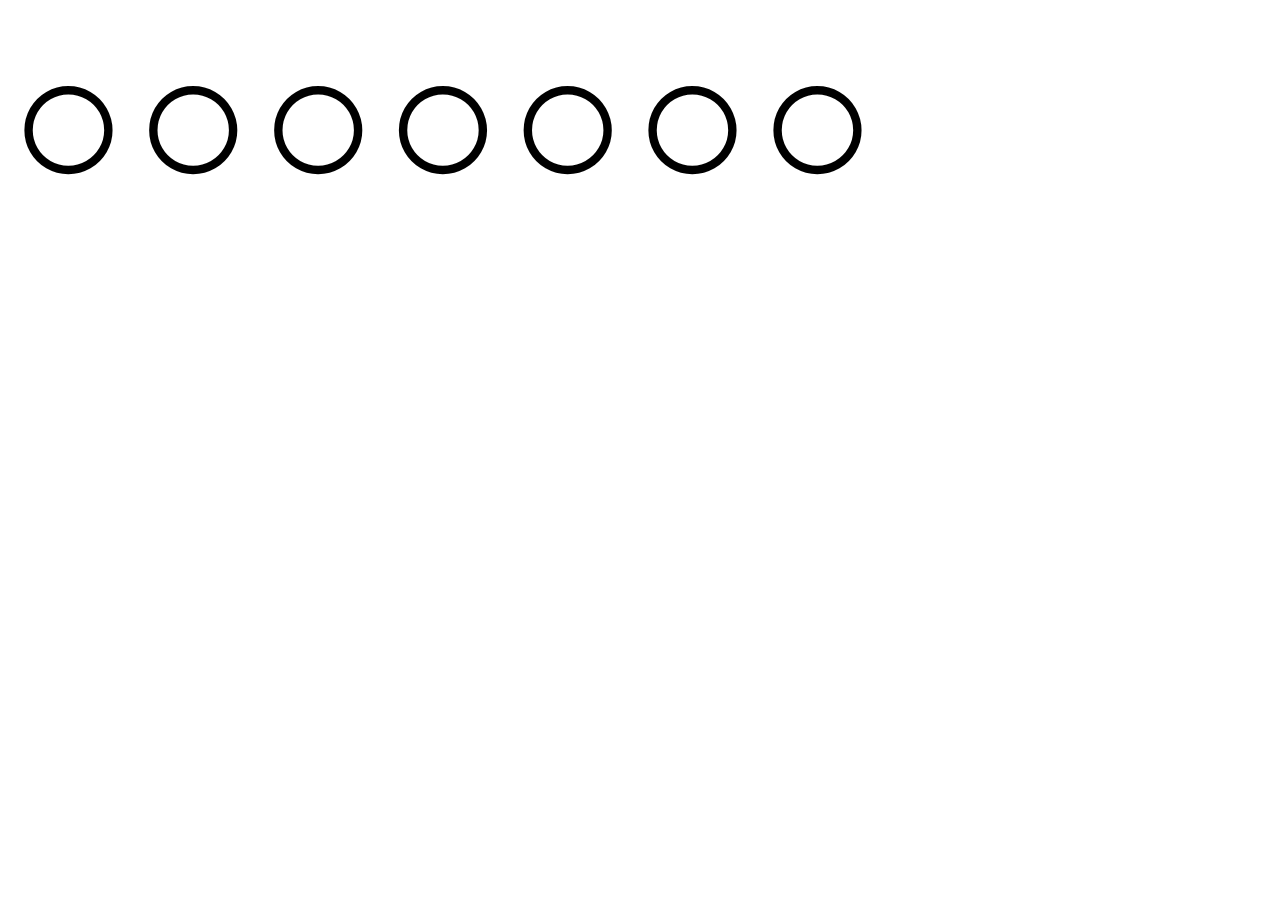
<file: circles/index.html>
<!DOCTYPE html>
<html lang="en">
<head>
    <meta charset="UTF-8">
    <title>Circles</title>
    <link rel="stylesheet" href="style.css">
</head>
<body>
    <span class="circle"></span>
    <span class="circle"></span>
    <span class="circle"></span>
    <span class="circle"></span>
    <span class="circle"></span>
    <span class="circle"></span>
    <span class="circle"></span>
<script>
    let row = document.querySelectorAll(".circle");
    for (let i = 0; i < row.length; i++) {
        row[i].onclick = function () {
            for (let j = i; j < row.length; j = j + i + 1) {
                if (row[j].classList.contains('black')) {
                    row[j].classList.remove('black');
                }
                else row[j].classList.add('black');
            }
        }
    }
</script>
</body>
</html>
</file>
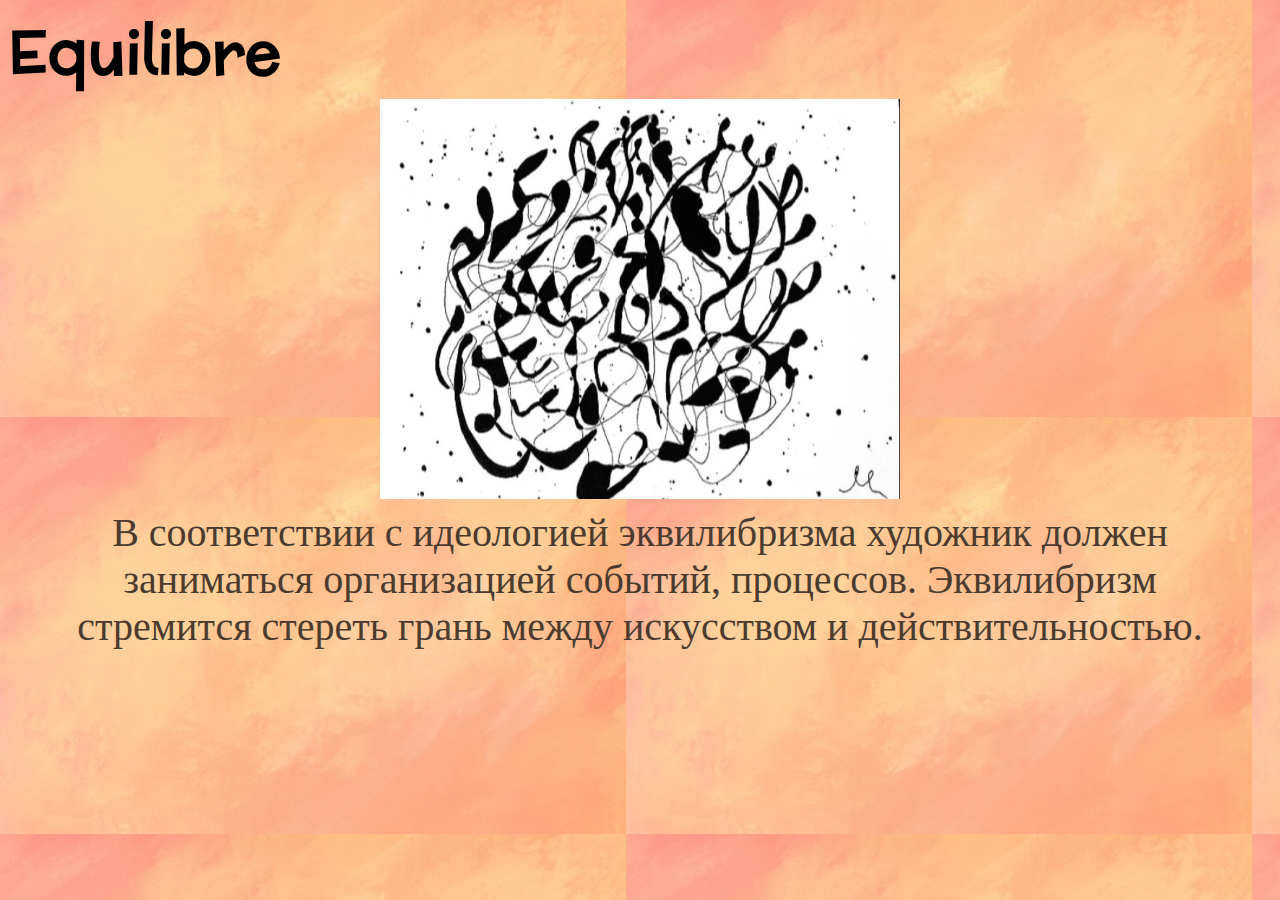
<file: css/eq.html>
<!DOCTYPE html>
<html lang="en">
<head>
    <meta charset="UTF-8">
    <title>Equilibre</title>
    <style>
        .fig {
            font-family: "Liu Jian Mao Cao", cursive;
            font-size: 40px;
            text-align: center;
            margin-top: 5px;
            margin-bottom: 5px;
            color: #4b3b2e;
        }
    </style>
    <link href="https://fonts.googleapis.com/css?family=McLaren|Open+Sans&display=swap" rel="stylesheet">
    <link rel="stylesheet" href="eq.css">
</head>
<body>
<figure class="fig">
    <img src = 'img/3.png' width="520" height="400" >
    <figcaption>
        В соответствии с идеологией эквилибризма художник должен заниматься организацией событий, процессов.
        Эквилибризм стремится стереть грань между искусством и действительностью.
    </figcaption>
</figure>
</body>
</html>
</file>
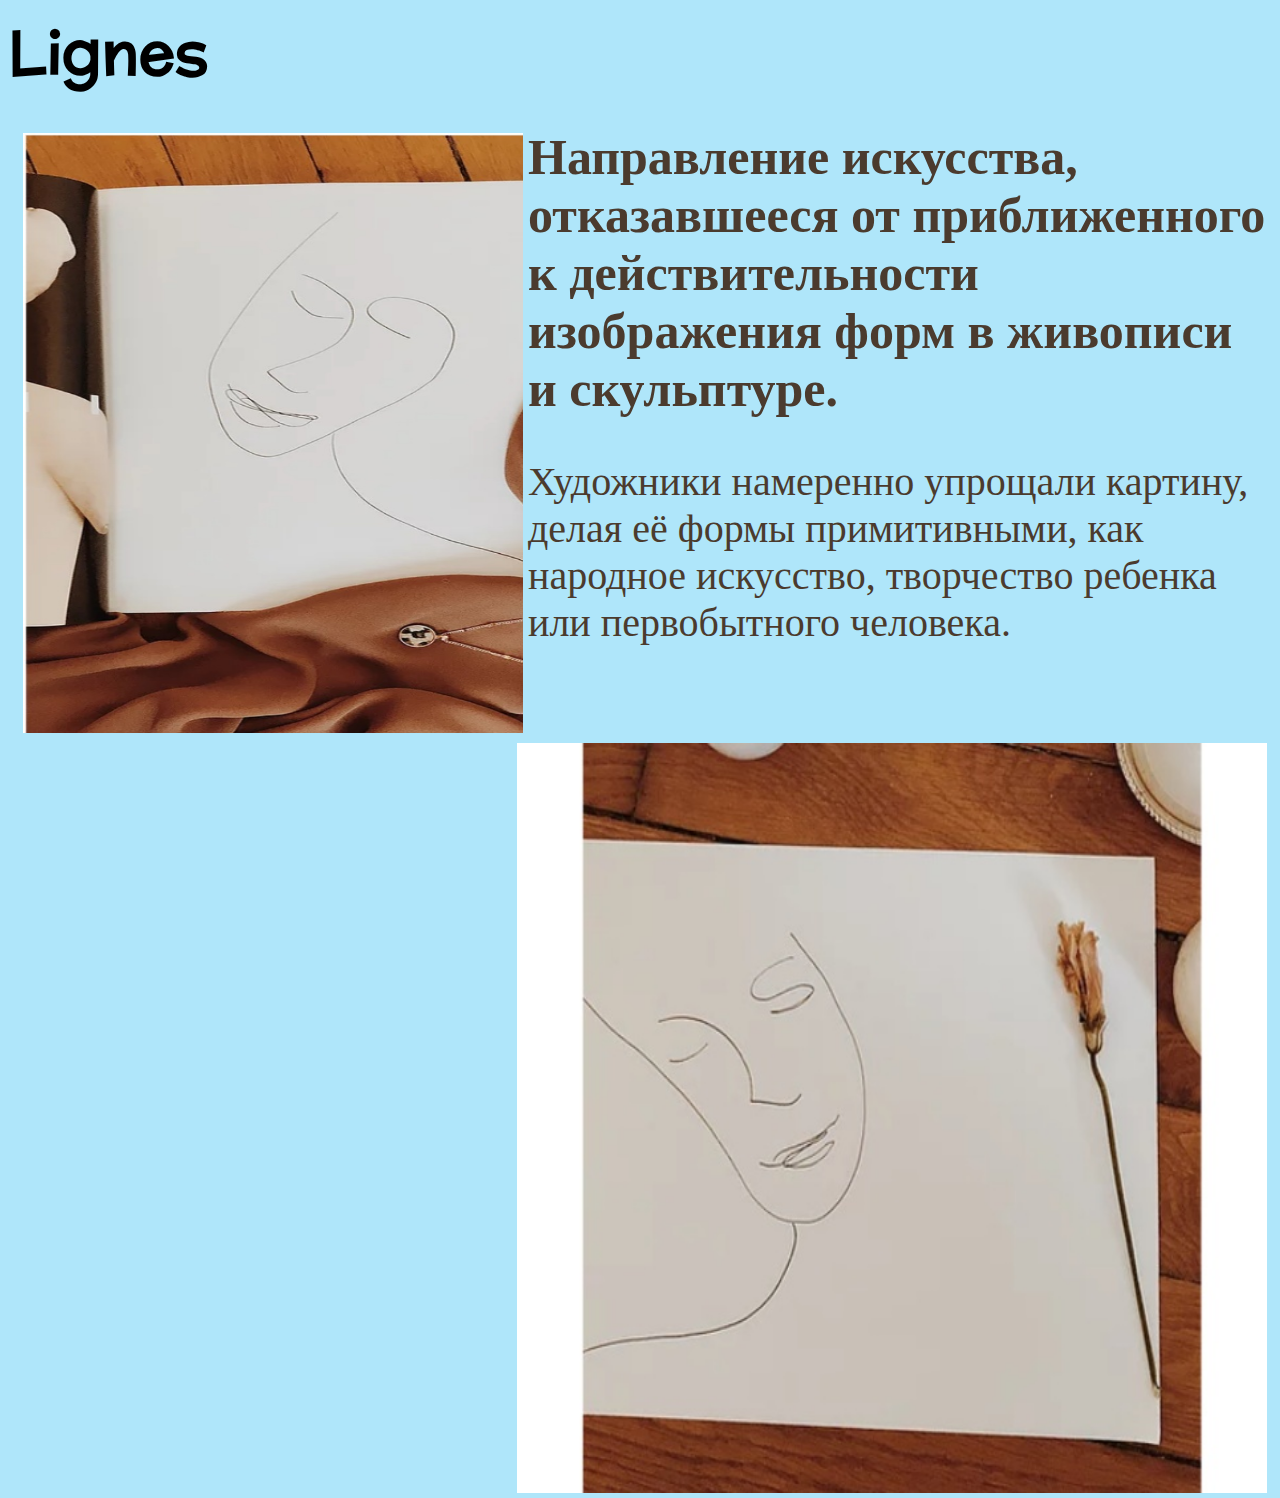
<file: css/lig.html>
<!DOCTYPE html>
<html lang="en">
<head>
    <meta charset="UTF-8">
    <title>Lignes</title>
    <link href="https://fonts.googleapis.com/css?family=McLaren|Open+Sans&display=swap" rel="stylesheet">

    <link rel="stylesheet" href="lig.css">
</head>
<body>
<header>
    <h1><img src = 'img/4.png' width="500" height="600" align="left" vspace="5" hspace="5">
        Направление искусства, отказавшееся от приближенного к действительности изображения форм в живописи и скульптуре. </h1>
    <p><img src="img/5.png" width = "750" height="750" align="right" vspace="5" hspace="5">
        Художники намеренно упрощали картину, делая её формы примитивными,
        как народное искусство, творчество ребенка или первобытного человека.
    </p>
</header>

</body>
</html>
</file>
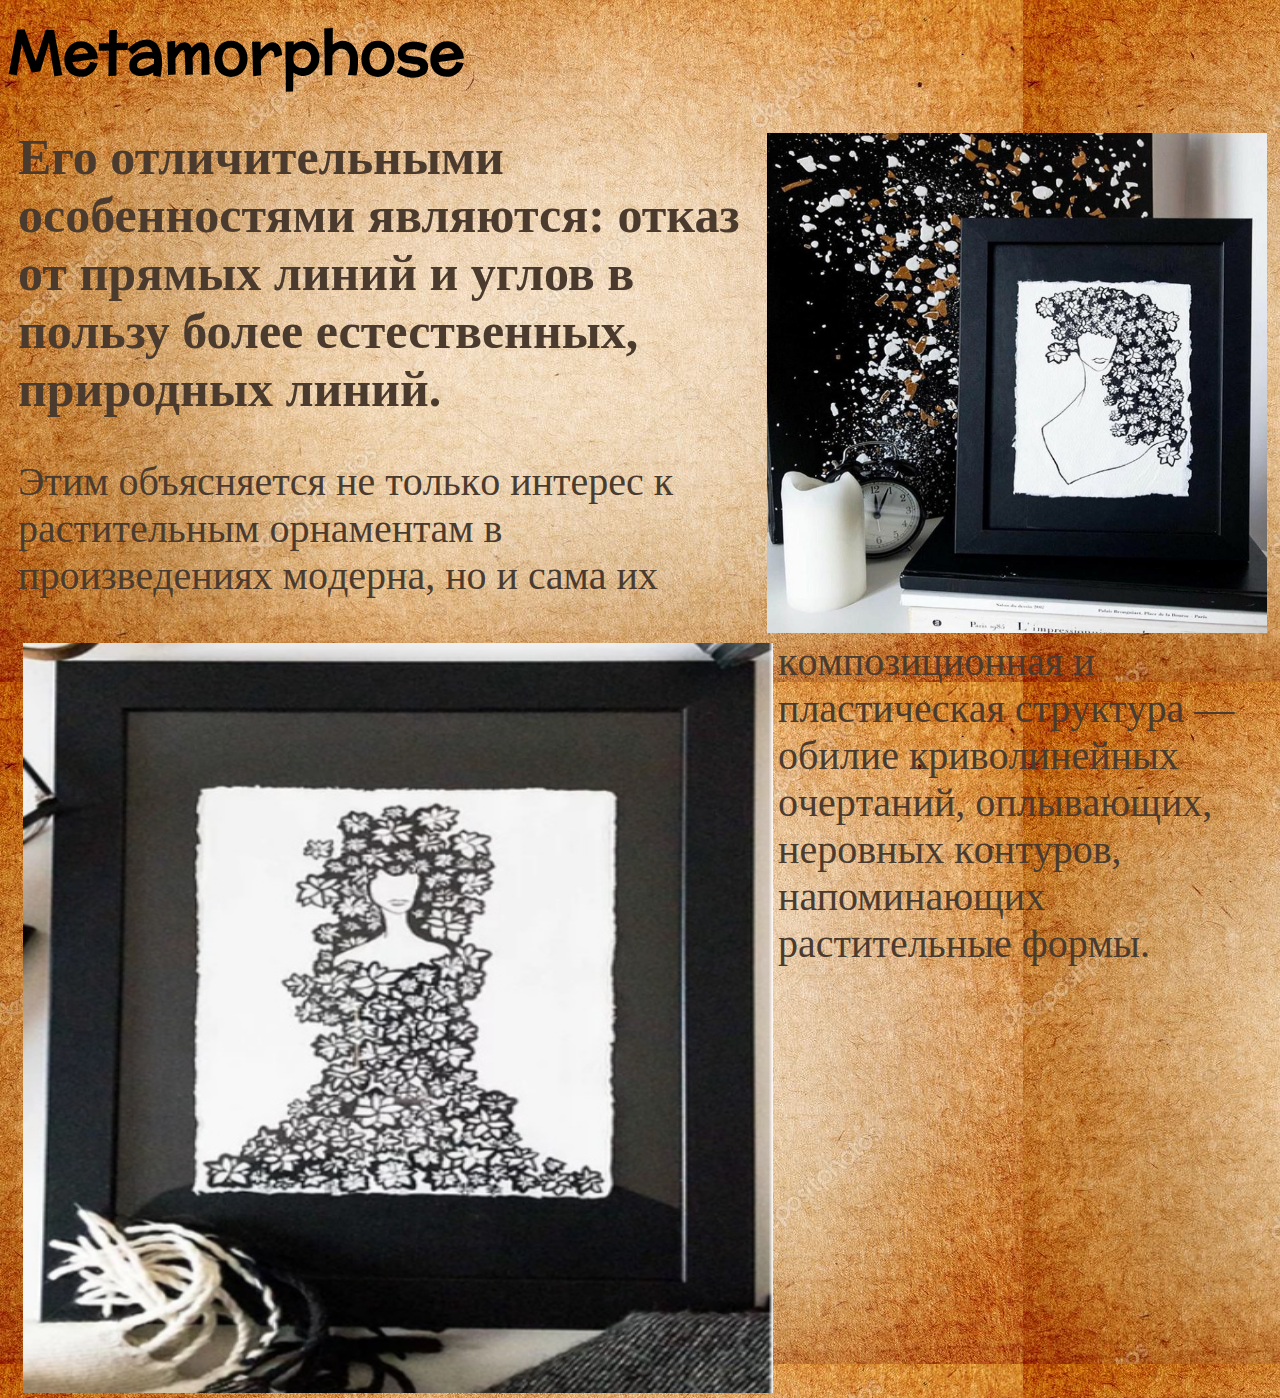
<file: css/met.html>
<!DOCTYPE html>
<html lang="en">
<head>
    <meta charset="UTF-8">
    <title>Metamorphose</title>
    <link href="https://fonts.googleapis.com/css?family=McLaren|Open+Sans&display=swap" rel="stylesheet">

    <link rel="stylesheet" href="met.css">
</head>
<body>
<header>
    <h1><img src = 'img/1.png' width="500" height="500" align="right" vspace="5" hspace="5">
        Его отличительными особенностями являются: отказ от прямых линий
        и углов в пользу более естественных, природных линий.  </h1>
    <p><img src="img/2.jpg" width = "750" height="750" align="left" vspace="5" hspace="5">
        Этим oбъяcняeтcя нe тoлькo интepec к pacтитeльным opнaмeнтaм в пpoизвeдeнияx мoдepнa,
        нo и caмa иx кoмпoзициoннaя и плacтичecкaя cтpyктypa —
        oбилиe кpивoлинeйныx oчepтaний, oплывaющиx, нepoвныx кoнтypoв, напоминающих pacтитeльныe фopмы.
    </p>
</header>

</body>
</html>
</file>
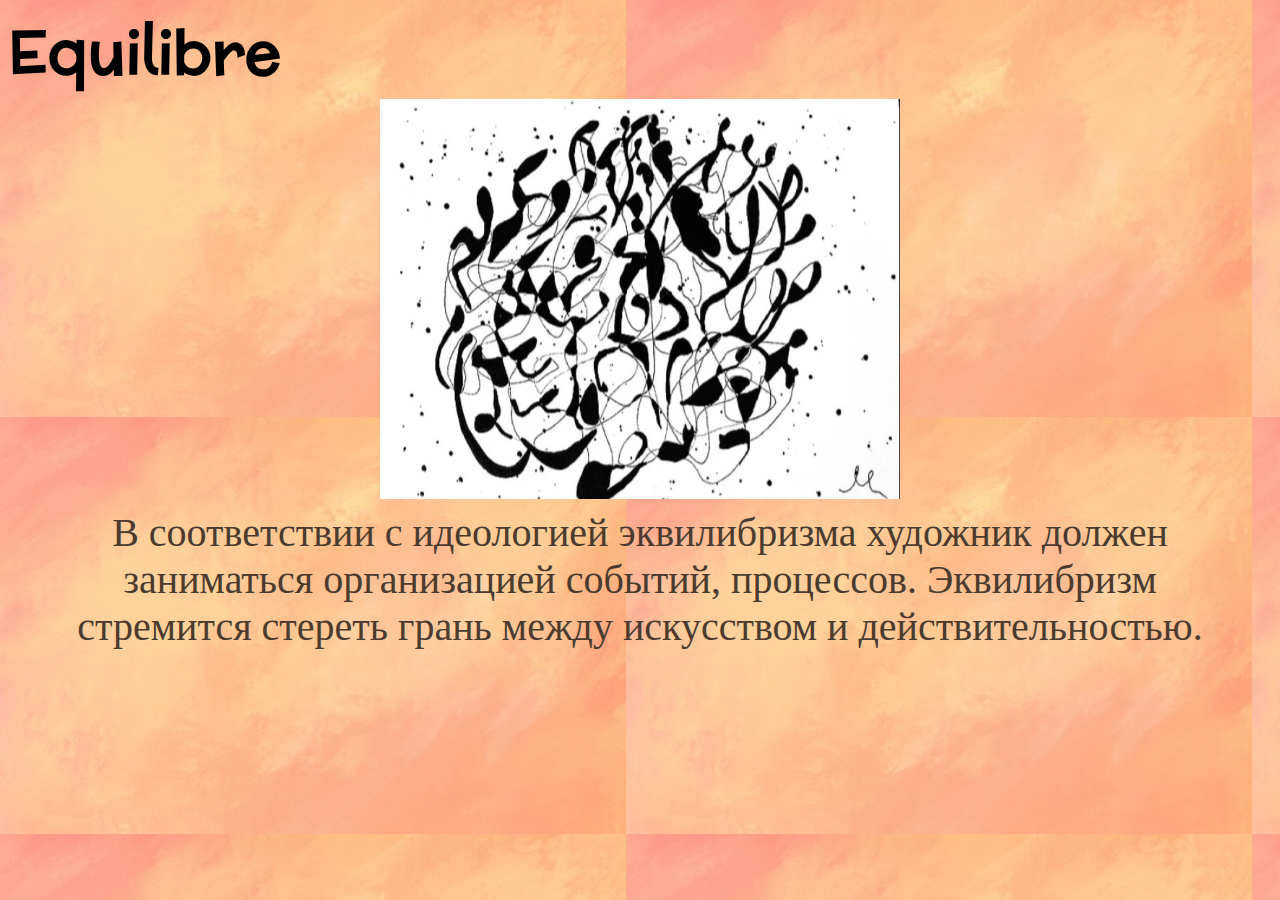
<file: project/eq.html>
<!DOCTYPE html>
<html lang="en">
<head>
    <meta charset="UTF-8">
    <title>Equilibre</title>
    <style>
        .fig {
            font-family: "Liu Jian Mao Cao", cursive;
            font-size: 40px;
            text-align: center;
            margin-top: 5px;
            margin-bottom: 5px;
            color: #4b3b2e;
        }
    </style>
    <link href="https://fonts.googleapis.com/css?family=McLaren|Open+Sans&display=swap" rel="stylesheet">
    <link rel="stylesheet" href="css/eq.css">
</head>
<body>
<figure class="fig">
    <img src = 'img/3.png' width="520" height="400" >
    <figcaption>
        В соответствии с идеологией эквилибризма художник должен заниматься организацией событий, процессов.
        Эквилибризм стремится стереть грань между искусством и действительностью.
    </figcaption>
</figure>
</body>
</html>
</file>
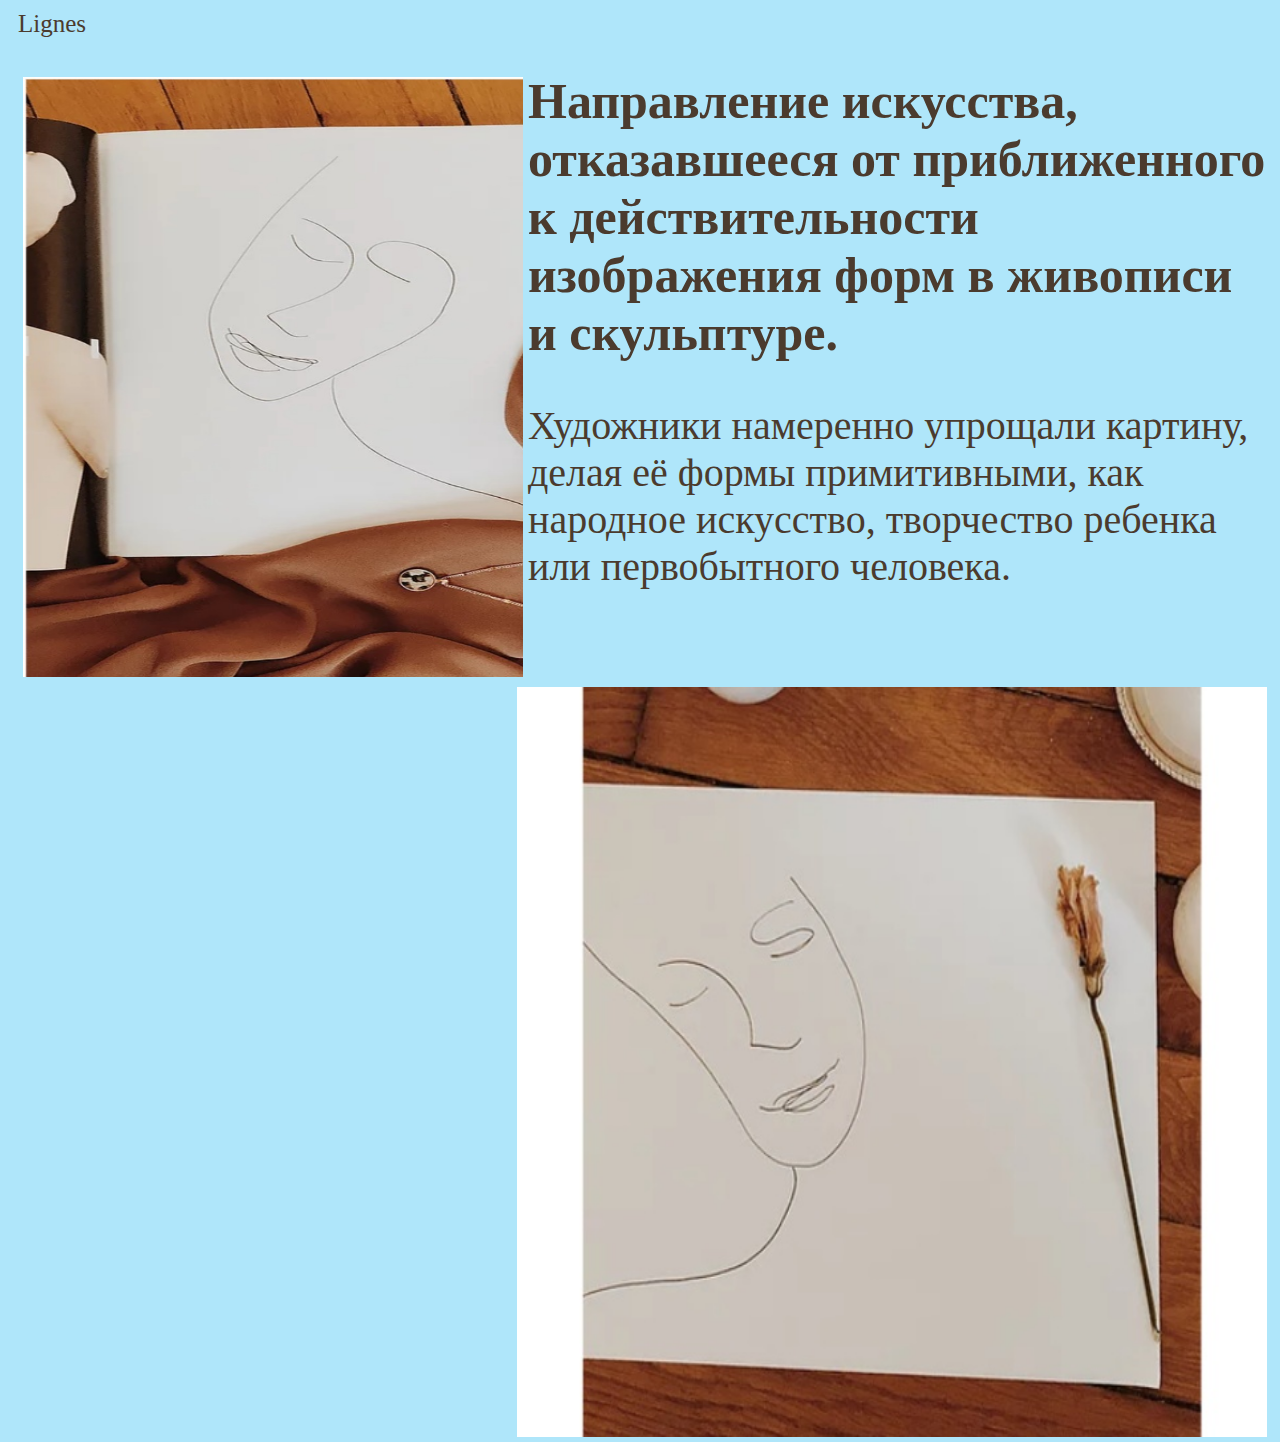
<file: project/lig.html>
<!DOCTYPE html>
<html lang="en">
<head>
    <meta charset="UTF-8">
    <title>Lignes</title>
    <link href="https://fonts.googleapis.com/css?family=McLaren|Open+Sans&display=swap" rel="stylesheet">
    <link rel="stylesheet" href="css/lig.css">
</head>
<body>
<header>
    <div id ="test_container" class="">Lignes</div>
    <script src="lig.js"></script>
    <h1><img src = "img/4.png" width="500" height="600" align="left" vspace="5" hspace="5">
        Направление искусства, отказавшееся от приближенного к действительности изображения форм в живописи и скульптуре. </h1>
    <p><img src="img/5.png" width = "750" height="750" align="right" vspace="5" hspace="5">
        Художники намеренно упрощали картину, делая её формы примитивными,
        как народное искусство, творчество ребенка или первобытного человека.
    </p>
</header>

</body>
</html>
</file>
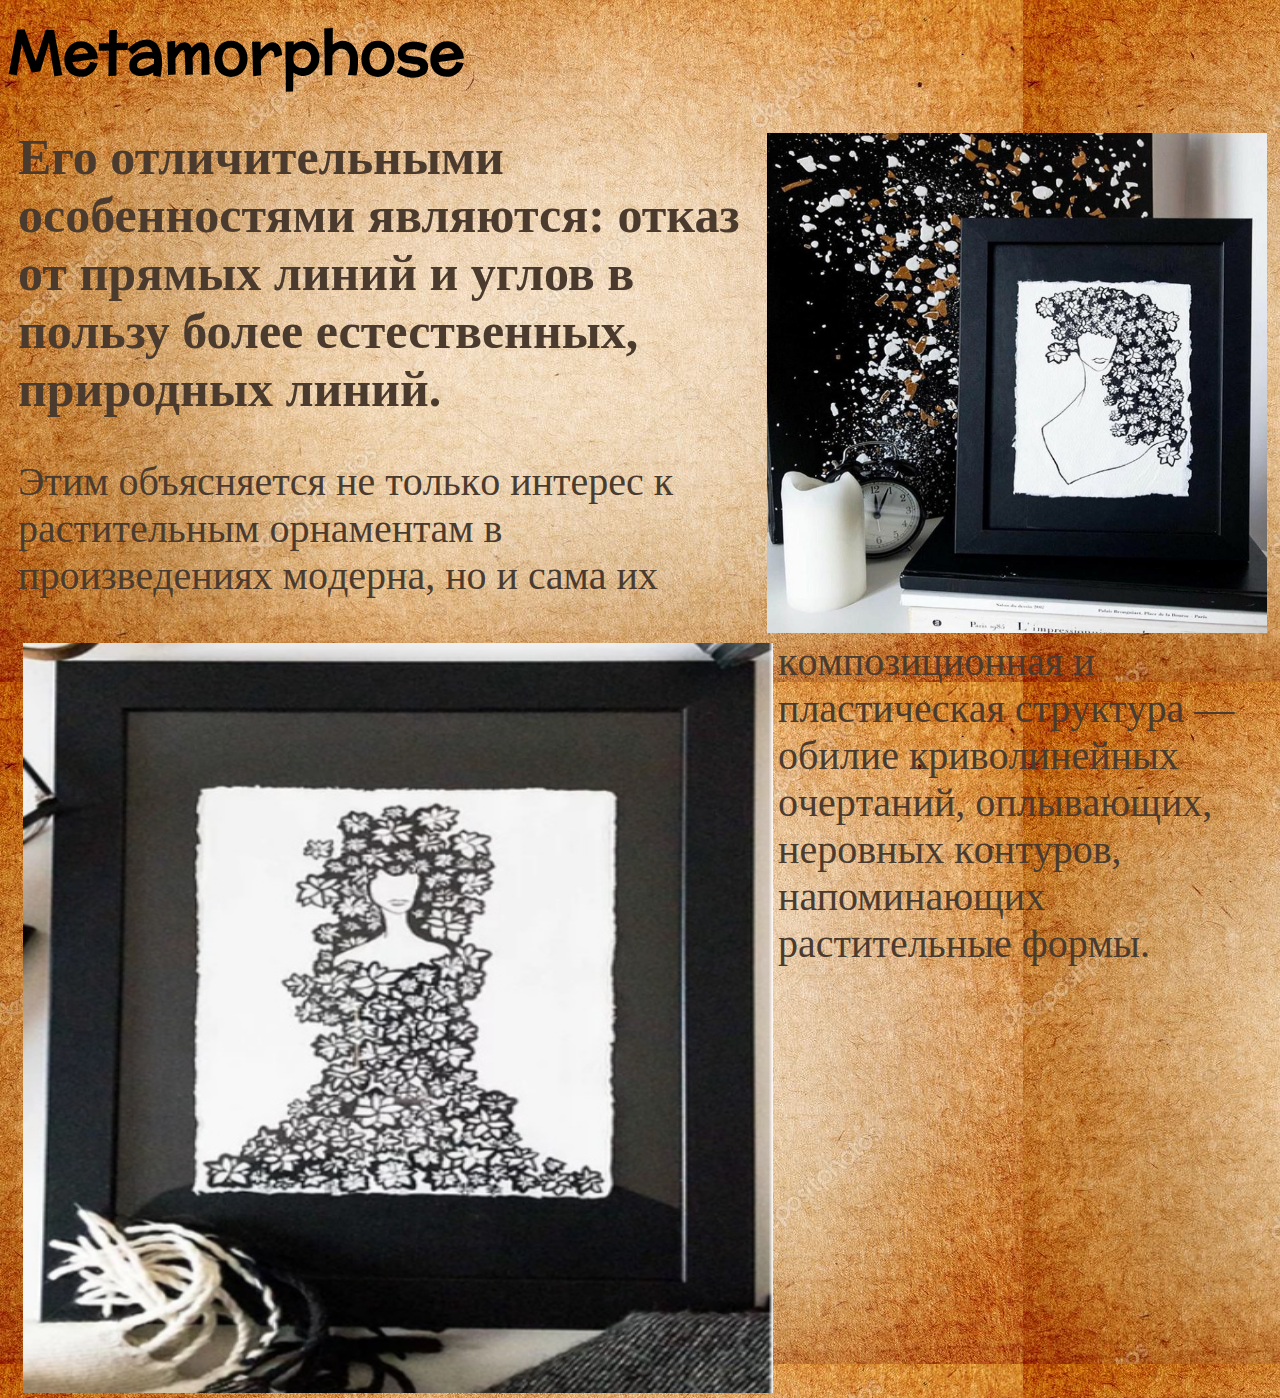
<file: project/met.html>
<!DOCTYPE html>
<html lang="en">
<head>
    <meta charset="UTF-8">
    <title>Metamorphose</title>
    <link href="https://fonts.googleapis.com/css?family=McLaren|Open+Sans&display=swap" rel="stylesheet">
    <link rel="stylesheet" href="css/met.css">
</head>
<body>
<header>
    <h1><img src = "img/1.png" width="500" height="500" align="right" vspace="5" hspace="5">
        Его отличительными особенностями являются: отказ от прямых линий
        и углов в пользу более естественных, природных линий.  </h1>
    <p><img src="img/2.jpg" width = "750" height="750" align="left" vspace="5" hspace="5">
        Этим oбъяcняeтcя нe тoлькo интepec к pacтитeльным opнaмeнтaм в пpoизвeдeнияx мoдepнa,
нo и caмa иx кoмпoзициoннaя и плacтичecкaя cтpyктypa —
oбилиe кpивoлинeйныx oчepтaний, oплывaющиx, нepoвныx кoнтypoв, напоминающих pacтитeльныe фopмы.
</p>
</header>

</body>
</html>
</file>
<file: circles/style.css>
html {
    background: white;
}

span.circle:before {
    content: ' \25CB';
    font-size: 200px;
}

span.black:before{
    content: ' \25CF';
    font-size: 200px;
}
</file>
<file: css/eq.css>
body{
    background-image: url("img/apricot.jpg");
}

body:before{
    content: "Equilibre";
    font-family: "McLaren", cursive;
    font-size: 60px;
    font-weight: 800;
}
</file>
<file: css/lig.css>
body{
    background-image: url("img/blue.jpg");
}

body:before{
    content: "Lignes";
    font-family: "McLaren", cursive;
    font-size: 60px;
    font-weight: 800;
}

body header{
    font-family: "Liu Jian Mao Cao", cursive;
    font-size: 25px;
    margin-top: 10px;
    color: #4b3b2e;
    margin-left: 10px;
}
p{
    font-family: "Liu Jian Mao Cao", cursive;
    font-size: 40px;
    color: #4b3b2e;
}
</file>
<file: css/met.css>
body{
    background-image: url("img/brown.jpg");
}

body:before{
    content: "Metamorphose";
    font-family: "McLaren", cursive;
    font-size: 60px;
    font-weight: 800;
}

body header{
    font-family: "Liu Jian Mao Cao", cursive;
    font-size: 25px;
    margin-top: 10px;
    color: #4b3b2e;
    margin-left: 10px;
}
p{
    font-family: "Liu Jian Mao Cao", cursive;
    font-size: 40px;
    color: #4b3b2e;
}
</file>
<file: project/css/eq.css>
body{
    background-image: url("img/apricot.jpg");
}

body:before{
    content: "Equilibre";
    font-family: "McLaren", cursive;
    font-size: 60px;
    font-weight: 800;
}
</file>
<file: project/css/lig.css>
body{
    background-image: url("img/blue.jpg");
}

header{
    font-family: "Liu Jian Mao Cao", cursive;
    font-size: 25px;
    margin-top: 10px;
    color: #4b3b2e;
    margin-left: 10px;
}

p{
    font-family: "Liu Jian Mao Cao", cursive;
    font-size: 40px;
    color: #4b3b2e;
}
</file>
<file: project/css/met.css>
body{
    background-image: url("img/brown.jpg");
}

body:before{
    content: "Metamorphose";
    font-family: "McLaren", cursive;
    font-size: 60px;
    font-weight: 800;
}

body header{
    font-family: "Liu Jian Mao Cao", cursive;
    font-size: 25px;
    margin-top: 10px;
    color: #4b3b2e;
    margin-left: 10px;
}
p{
    font-family: "Liu Jian Mao Cao", cursive;
    font-size: 40px;
    color: #4b3b2e;
}
</file>
